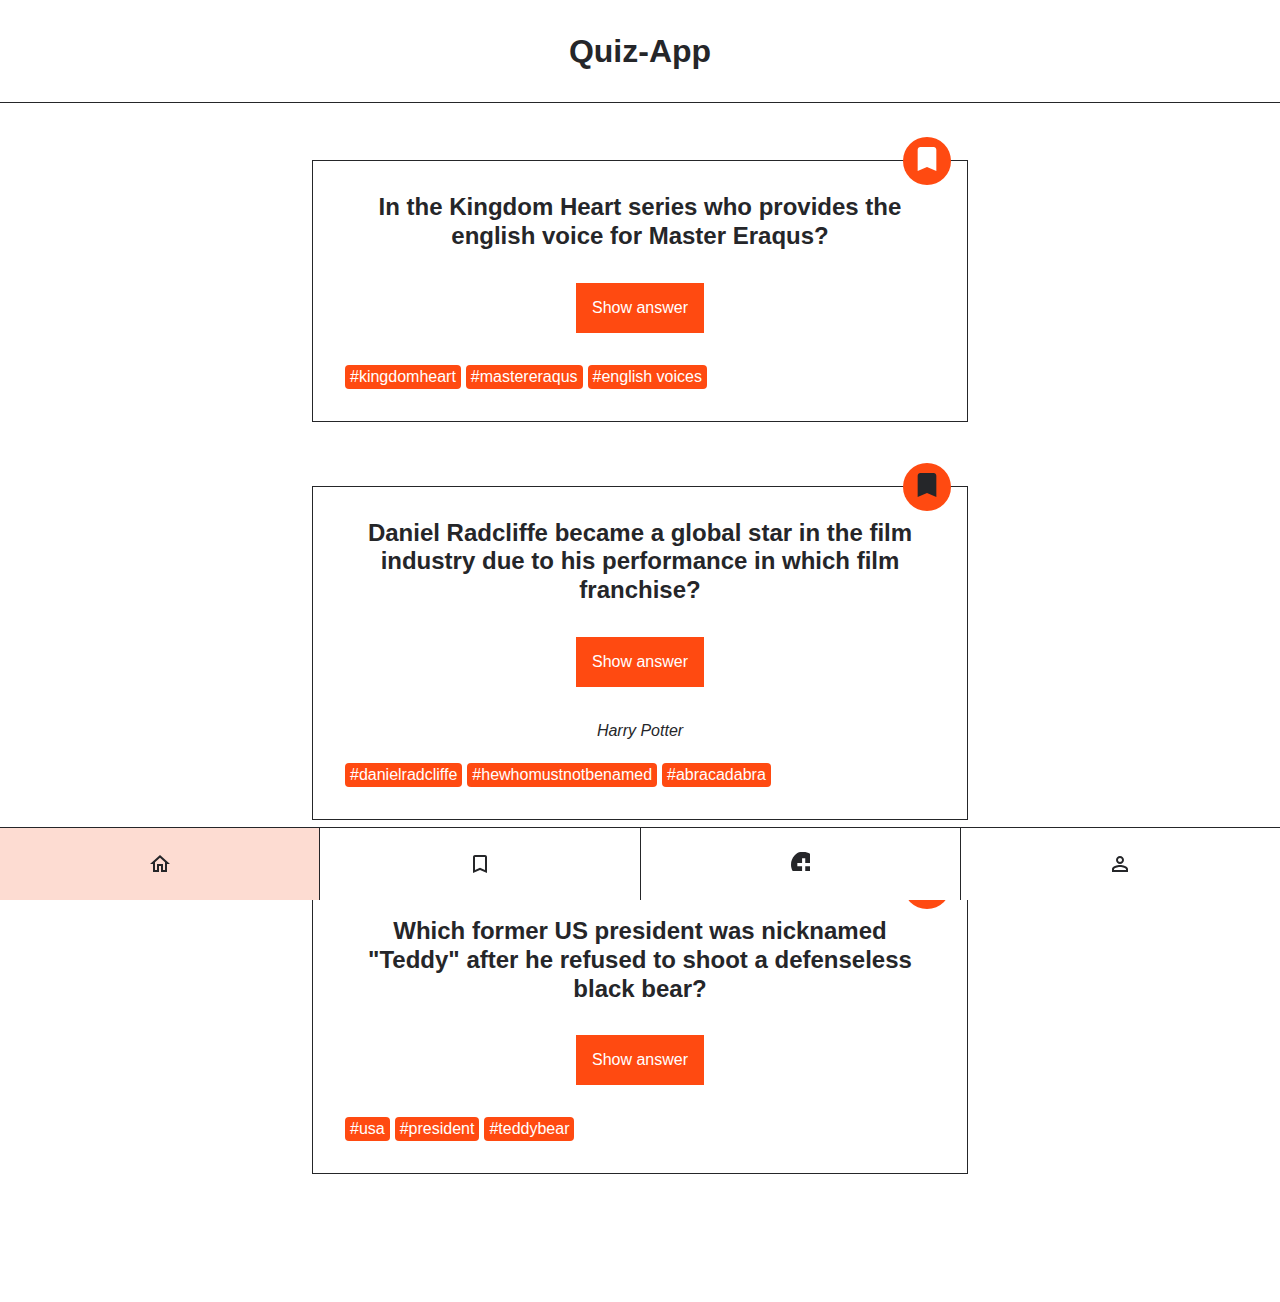
<file: index.html>
<!DOCTYPE html>
<html lang="en">
  <head>
    <meta charset="UTF-8" />
    <meta http-equiv="X-UA-Compatible" content="IE=edge" />
    <meta name="viewport" content="width=device-width, initial-scale=1.0" />
    <title>Quiz-App</title>
    <link rel="stylesheet" href="./styles.css" />
    <script src="./index.js" defer></script>
  </head>
  <body>
    <header class="header">
      <h1 class="header__title">Quiz-App</h1>
    </header>
    <main>
      <ul class="card-list">
        <!--
                FIRST CARD
              -->
        <li class="card-list__item">
          <article class="card">
            <h2 class="card__question">
              In the Kingdom Heart series who provides the english voice for
              Master Eraqus?
            </h2>
            <button class="card__button-answer" type="button">
              Show answer
            </button>
            <p class="card__answer">Mark Hamill</p>
            <ul class="card__tag-list">
              <li class="card__tag-list-item">#kingdomheart</li>
              <li class="card__tag-list-item">#mastereraqus</li>
              <li class="card__tag-list-item">#english voices</li>
            </ul>
            <div class="card__button-bookmark">
              <button
                class="bookmark"
                aria-label="bookmark"
                type="button"
                data-js="bookmark-button"
              >
                <svg
                  class="bookmark__icon"
                  xmlns="http://www.w3.org/2000/svg"
                  viewbox="0 0 24 24"
                >
                  <path
                    d="M17 3H7c-1.1 0-2 .9-2 2v16l7-3 7 3V5c0-1.1-.9-2-2-2z"
                  />
                </svg>
              </button>
            </div>
          </article>
        </li>
        <!--
                SECOND CARD
              -->
        <li class="card-list__item">
          <article class="card">
            <h2 class="card__question">
              Daniel Radcliffe became a global star in the film industry due to
              his performance in which film franchise?
            </h2>
            <button class="card__button-answer" type="button">
              Show answer
            </button>
            <p class="card__answer card__answer--active">Harry Potter</p>
            <ul class="card__tag-list">
              <li class="card__tag-list-item">#danielradcliffe</li>
              <li class="card__tag-list-item">#hewhomustnotbenamed</li>
              <li class="card__tag-list-item">#abracadabra</li>
            </ul>
            <div class="card__button-bookmark">
              <button
                class="bookmark bookmark--active"
                aria-label="bookmark"
                type="button"
              >
                <svg
                  class="bookmark__icon"
                  xmlns="http://www.w3.org/2000/svg"
                  viewbox="0 0 24 24"
                >
                  <path
                    d="M17 3H7c-1.1 0-2 .9-2 2v16l7-3 7 3V5c0-1.1-.9-2-2-2z"
                  />
                </svg>
              </button>
            </div>
          </article>
        </li>
        <!--
                THIRD CARD
              -->
        <li class="card-list__item">
          <article class="card">
            <h2 class="card__question">
              Which former US president was nicknamed &quot;Teddy&quot; after he
              refused to shoot a defenseless black bear?
            </h2>
            <button class="card__button-answer" type="button">
              Show answer
            </button>
            <p class="card__answer">Theodore Roosevelt</p>
            <ul class="card__tag-list">
              <li class="card__tag-list-item">#usa</li>
              <li class="card__tag-list-item">#president</li>
              <li class="card__tag-list-item">#teddybear</li>
            </ul>
            <div class="card__button-bookmark">
              <button class="bookmark" aria-label="bookmark" type="button">
                <svg
                  class="bookmark__icon"
                  xmlns="http://www.w3.org/2000/svg"
                  viewbox="0 0 24 24"
                >
                  <path
                    d="M17 3H7c-1.1 0-2 .9-2 2v16l7-3 7 3V5c0-1.1-.9-2-2-2z"
                  />
                </svg>
              </button>
            </div>
          </article>
        </li>
      </ul>
    </main>

    <nav class="navigation">
      <ul class="navigation__list">
        <li class="navigation__list-item navigation__list-item--active">
          <a
            class="navigation__link"
            href="index.html"
            aria-label="go to home page"
          >
            <svg
              xmlns="http://www.w3.org/2000/svg"
              height="24px"
              viewbox="0 0 24 24"
              width="24px"
            >
              <path
                d="M12 5.69l5 4.5V18h-2v-6H9v6H7v-7.81l5-4.5M12 3L2 12h3v8h6v-6h2v6h6v-8h3L12 3z"
              />
            </svg>
          </a>
        </li>
        <li class="navigation__list-item">
          <a
            class="navigation__link"
            href="bookmarks.html"
            aria-label="go to bookmarks page"
          >
            <svg
              xmlns="http://www.w3.org/2000/svg"
              height="24px"
              viewbox="0 0 24 24"
              width="24px"
            >
              <path
                d="M17 3H7c-1.1 0-2 .9-2 2v16l7-3 7 3V5c0-1.1-.9-2-2-2zm0 15l-5-2.18L7 18V5h10v13z"
              />
            </svg>
          </a>
        </li>
        <li class="navigation__list-item">
          <a
            class="navigation__link"
            href="form.html"
            aria-label="go to form page"
          >
            <svg
              xmlns="http://www.w3.org/2000/svg"
              height="19px"
              viewbox="0 0 24 24"
              width="19px"
            >
              <path
                d="M12,0C7.164,0,0,7.164,0,16s7.164,16,16,16s16-7.164,16-16S24.836,0,16,0z M24,18h-6v6h-4v-6H8v-4 h6V8h4v6h6V18z"
              />
            </svg>
          </a>
        </li>
        <li class="navigation__list-item">
          <a
            class="navigation__link"
            href="profile.html"
            aria-label="go to profile page"
          >
            <svg
              xmlns="http://www.w3.org/2000/svg"
              height="24px"
              viewbox="0 0 24 24"
              width="24px"
            >
              <path
                d="M12 6c1.1 0 2 .9 2 2s-.9 2-2 2-2-.9-2-2 .9-2 2-2m0 9c2.7 0 5.8 1.29 6 2v1H6v-.99c.2-.72 3.3-2.01 6-2.01m0-11C9.79 4 8 5.79 8 8s1.79 4 4 4 4-1.79 4-4-1.79-4-4-4zm0 9c-2.67 0-8 1.34-8 4v3h16v-3c0-2.66-5.33-4-8-4z"
              />
            </svg>
          </a>
        </li>
      </ul>
    </nav>
  </body>
</html>
</file>
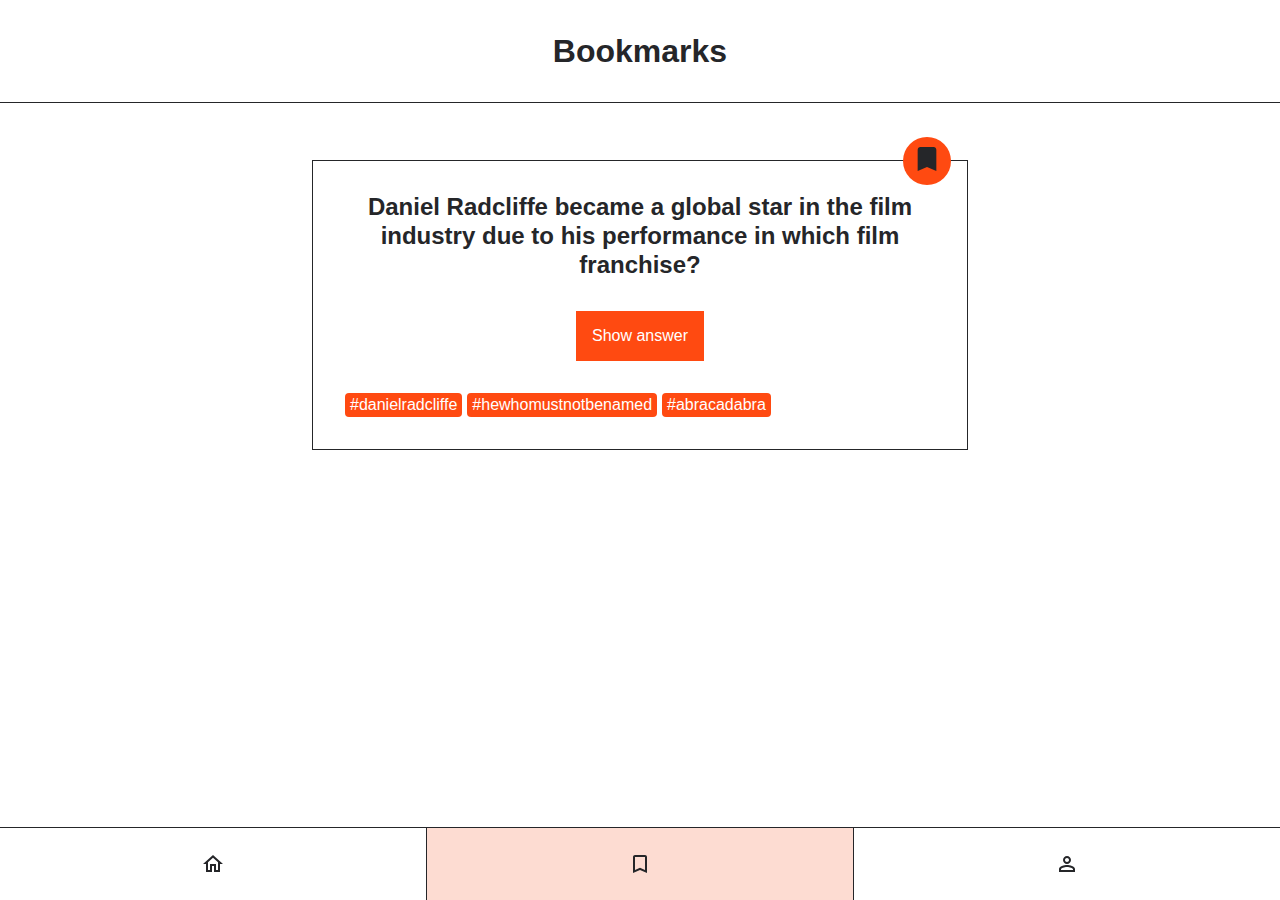
<file: bookmarks.html>
<!DOCTYPE html>
<html lang="en">
  <head>
    <meta charset="UTF-8" />
    <meta http-equiv="X-UA-Compatible" content="IE=edge" />
    <meta name="viewport" content="width=device-width, initial-scale=1.0" />
    <title>Quiz-App</title>
    <link rel="stylesheet" href="./styles.css" />
  </head>
  <body>
    <header class="header">
      <h1 class="header__title">Bookmarks</h1>
    </header>
    <main>
      <ul class="card-list">
        <li class="card-list__item">
          <article class="card">
            <h2 class="card__question">
              Daniel Radcliffe became a global star in the film industry due to
              his performance in which film franchise?
            </h2>
            <button class="card__button-answer" type="button">
              Show answer
            </button>
            <p class="card__answer">Harry Potter</p>
            <ul class="card__tag-list">
              <li class="card__tag-list-item">#danielradcliffe</li>
              <li class="card__tag-list-item">#hewhomustnotbenamed</li>
              <li class="card__tag-list-item">#abracadabra</li>
            </ul>
            <div class="card__button-bookmark">
              <button
                class="bookmark bookmark--active"
                aria-label="bookmark"
                type="button"
              >
                <svg
                  class="bookmark__icon"
                  xmlns="http://www.w3.org/2000/svg"
                  viewbox="0 0 24 24"
                >
                  <path
                    d="M17 3H7c-1.1 0-2 .9-2 2v16l7-3 7 3V5c0-1.1-.9-2-2-2z"
                  />
                </svg>
              </button>
            </div>
          </article>
        </li>
      </ul>
    </main>

    <nav class="navigation">
      <ul class="navigation__list">
        <li class="navigation__list-item">
          <a
            class="navigation__link"
            href="index.html"
            aria-label="go to home page"
          >
            <svg
              xmlns="http://www.w3.org/2000/svg"
              height="24px"
              viewbox="0 0 24 24"
              width="24px"
            >
              <path
                d="M12 5.69l5 4.5V18h-2v-6H9v6H7v-7.81l5-4.5M12 3L2 12h3v8h6v-6h2v6h6v-8h3L12 3z"
              />
            </svg>
          </a>
        </li>
        <li class="navigation__list-item navigation__list-item--active">
          <a
            class="navigation__link"
            href="bookmarks.html"
            aria-label="go to bookmarks page"
          >
            <svg
              xmlns="http://www.w3.org/2000/svg"
              height="24px"
              viewbox="0 0 24 24"
              width="24px"
            >
              <path
                d="M17 3H7c-1.1 0-2 .9-2 2v16l7-3 7 3V5c0-1.1-.9-2-2-2zm0 15l-5-2.18L7 18V5h10v13z"
              />
            </svg>
          </a>
        </li>
        <li class="navigation__list-item">
          <a
            class="navigation__link"
            href="profile.html"
            aria-label="go to profile page"
          >
            <svg
              xmlns="http://www.w3.org/2000/svg"
              height="24px"
              viewbox="0 0 24 24"
              width="24px"
            >
              <path
                d="M12 6c1.1 0 2 .9 2 2s-.9 2-2 2-2-.9-2-2 .9-2 2-2m0 9c2.7 0 5.8 1.29 6 2v1H6v-.99c.2-.72 3.3-2.01 6-2.01m0-11C9.79 4 8 5.79 8 8s1.79 4 4 4 4-1.79 4-4-1.79-4-4-4zm0 9c-2.67 0-8 1.34-8 4v3h16v-3c0-2.66-5.33-4-8-4z"
              />
            </svg>
          </a>
        </li>
      </ul>
    </nav>
  </body>
</html>
</file>
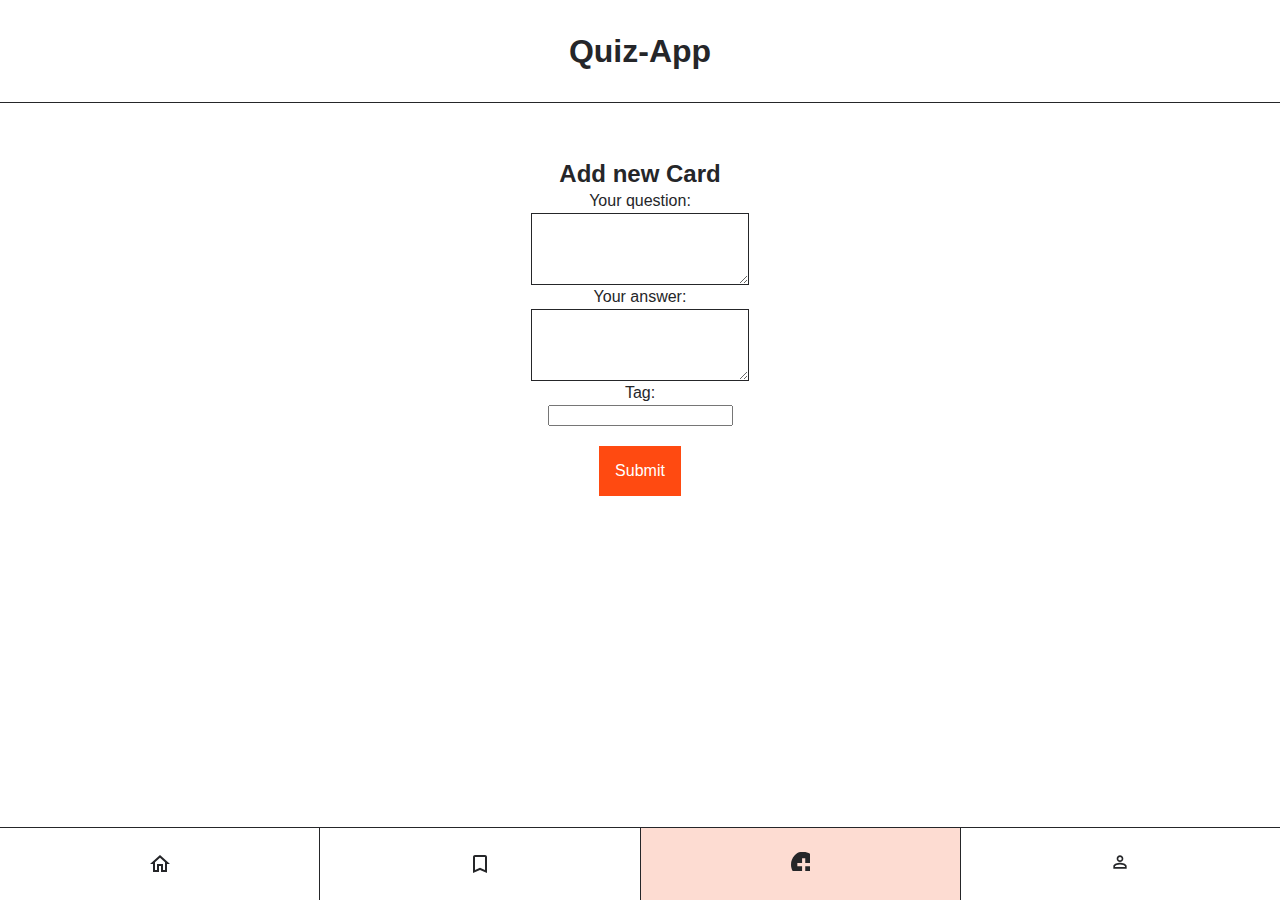
<file: form.html>
<html lang="en">
  <head>
    <meta charset="UTF-8" />
    <meta http-equiv="X-UA-Compatible" content="IE=edge" />
    <meta name="viewport" content="width=device-width, initial-scale=1.0" />
    <title>Add new Card Quiz-App</title>
    <link rel="stylesheet" href="./styles.css" />
    <script src="./index.js" defer></script>
  </head>
  <body>
    <header class="header">
      <h1 class="header__title">Quiz-App</h1>
    </header>
    <main class="form">
      <h2>Add new Card</h2>
      <form data-js="form">
        
          <legend>Your question:</legend>
          <textarea class="textarea"> </textarea>
       
          <legend>Your answer:</legend>
          <textarea class="textarea"> </textarea>
        
          <legend>Tag:</legend>
          <input type="text"></input>
        <button class="form-submit-button" type="submit">Submit</button>
      </form>
    </main>

    <nav class="navigation">
      <ul class="navigation__list">
        <li class="navigation__list-item">
          <a
            class="navigation__link"
            href="index.html"
            aria-label="go to home page"
          >
            <svg
              xmlns="http://www.w3.org/2000/svg"
              height="24px"
              viewbox="0 0 24 24"
              width="24px"
            >
              <path
                d="M12 5.69l5 4.5V18h-2v-6H9v6H7v-7.81l5-4.5M12 3L2 12h3v8h6v-6h2v6h6v-8h3L12 3z"
              />
            </svg>
          </a>
        </li>

        <li class="navigation__list-item">
          <a
            class="navigation__link"
            href="bookmarks.html"
            aria-label="go to bookmarks page"
          >
            <svg
              xmlns="http://www.w3.org/2000/svg"
              height="24px"
              viewbox="0 0 24 24"
              width="24px"
            >
              <path
                d="M17 3H7c-1.1 0-2 .9-2 2v16l7-3 7 3V5c0-1.1-.9-2-2-2zm0 15l-5-2.18L7 18V5h10v13z"
              />
            </svg>
          </a>
        </li>

        <li class="navigation__list-item navigation__list-item--active">
          <a
            class="navigation__link"
            href="form.html"
            aria-label="go to form page"
          >
          <svg
          xmlns="http://www.w3.org/2000/svg"
          height="19px"
          viewbox="0 0 24 24"
          width="19px"
        >
              <path
                d="M12,0C7.164,0,0,7.164,0,16s7.164,16,16,16s16-7.164,16-16S24.836,0,16,0z M24,18h-6v6h-4v-6H8v-4 h6V8h4v6h6V18z"
              />
            </svg>
          </a>
        </li>

        <li class="navigation__list-item">
          <a
            class="navigation__link"
            href="profile.html"
            aria-label="go to profile page"
          >
            <svg
              xmlns="http://www.w3.org/2000/svg"
              height="20px"
              viewbox="0 0 24 24"
              width="20px"
            >
              <path
                d="M12 6c1.1 0 2 .9 2 2s-.9 2-2 2-2-.9-2-2 .9-2 2-2m0 9c2.7 0 5.8 1.29 6 2v1H6v-.99c.2-.72 3.3-2.01 6-2.01m0-11C9.79 4 8 5.79 8 8s1.79 4 4 4 4-1.79 4-4-1.79-4-4-4zm0 9c-2.67 0-8 1.34-8 4v3h16v-3c0-2.66-5.33-4-8-4z"
              />
            </svg>
          </a>
        </li>
      </ul>
    </nav>
  </body>
</html>
</file>
<file: styles.css>
@import "./global.css";

@import "./components/bookmark/bookmark.css";
@import "./components/card-list/card-list.css";
@import "./components/card/card.css";
@import "./components/header/header.css";
@import "./components/navigation/navigation.css";
@import "./components/profile/profile.css";
@import "./components/counter-list/counter-list.css";
@import "./components/form/form.css";
</file>
